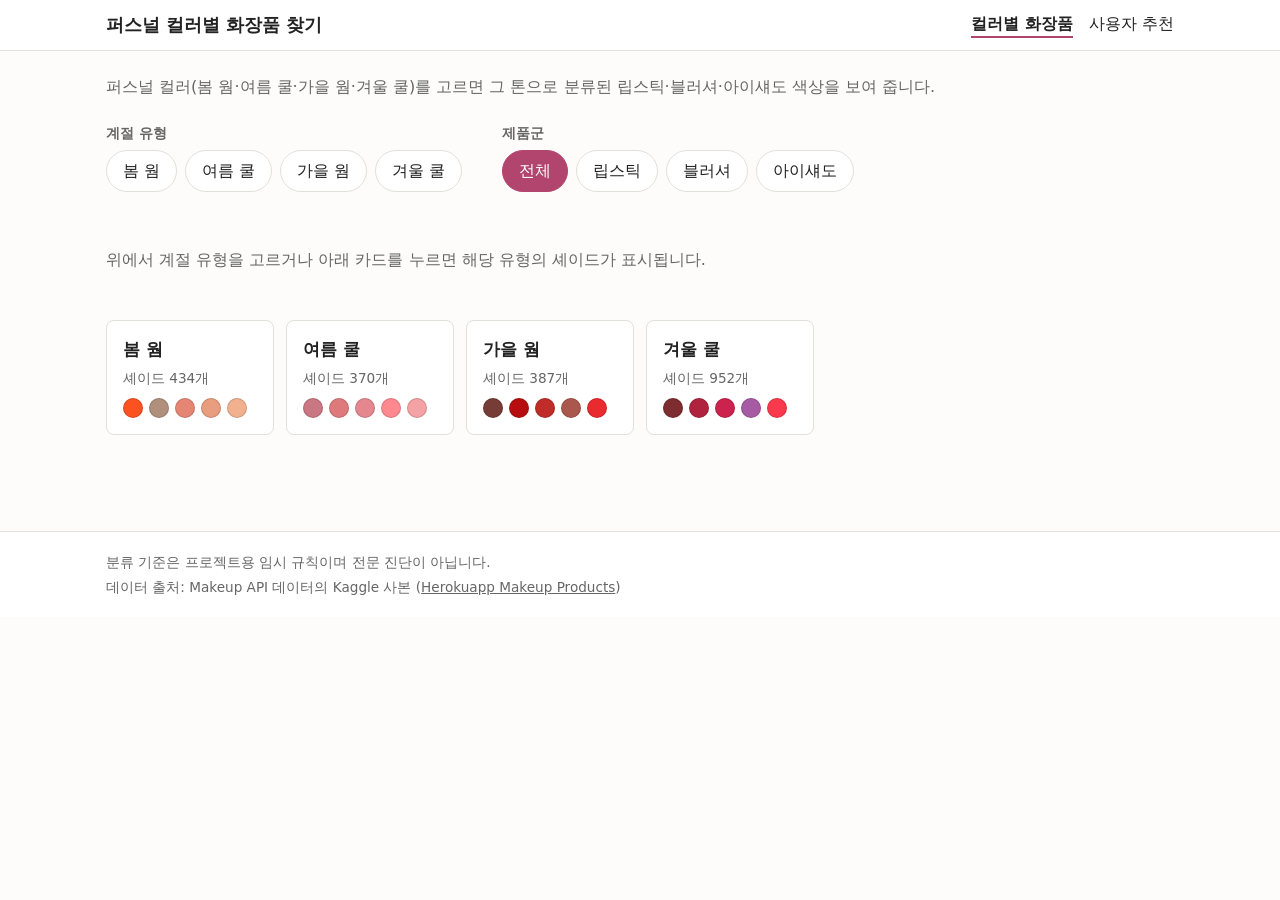
<file: index.html>
<!doctype html>
<html lang="ko">
<head>
  <meta charset="utf-8">
  <meta name="viewport" content="width=device-width, initial-scale=1">
  <title>퍼스널 컬러별 화장품 찾기</title>
  <!-- 사이트는 site/에 있다. 하위 경로 배포에서도 동작하도록 상대 경로로 이동한다. -->
  <meta http-equiv="refresh" content="0; url=site/">
  <script>location.replace("site/");</script>
</head>
<body>
  <p><a href="site/">퍼스널 컬러별 화장품 찾기로 이동</a></p>
</body>
</html>
</file>
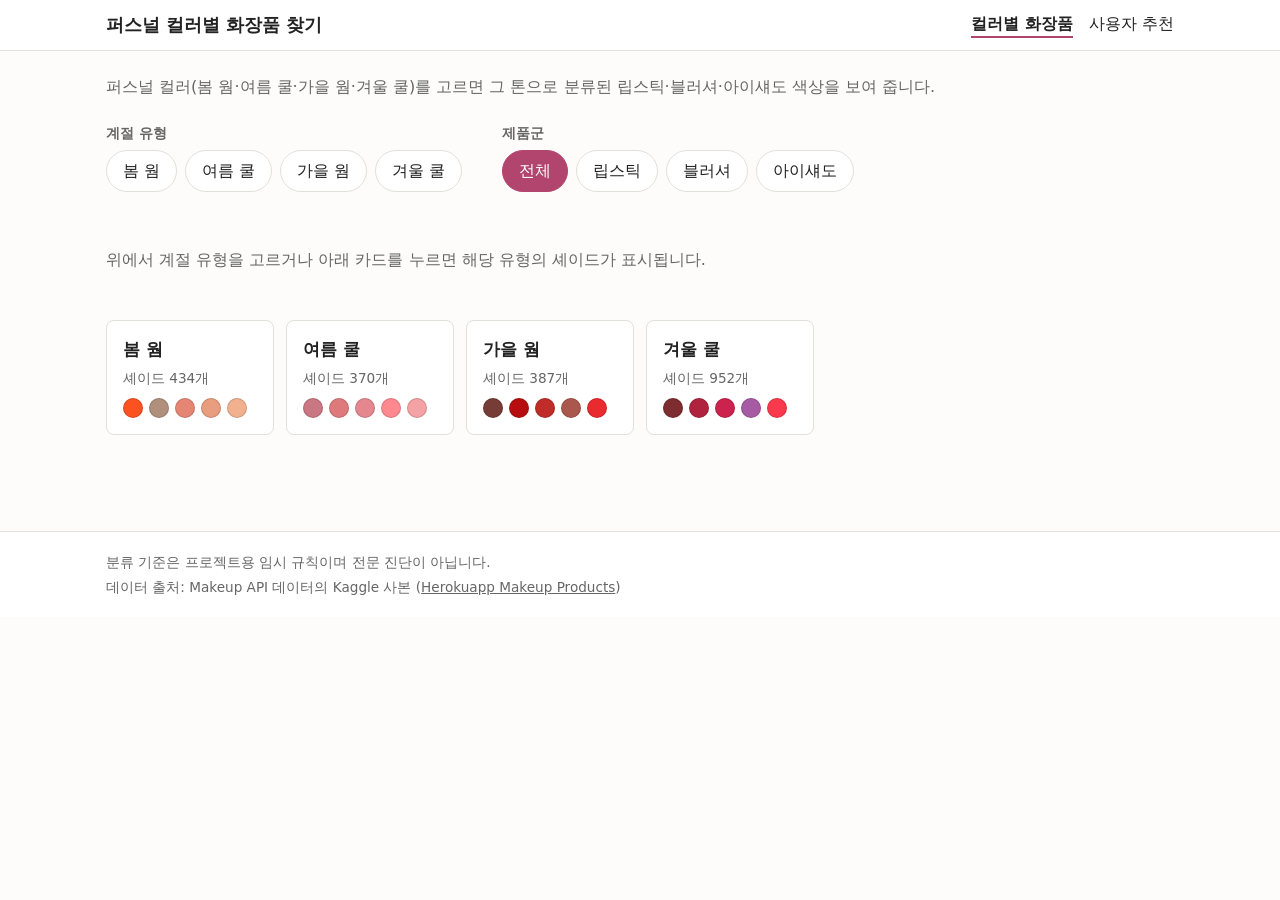
<file: site/index.html>
<!doctype html>
<html lang="ko">
<head>
  <meta charset="utf-8">
  <meta name="viewport" content="width=device-width, initial-scale=1">
  <title>컬러별 화장품 - 퍼스널 컬러별 화장품 찾기</title>
  <link rel="stylesheet" href="style.css">
</head>
<body>
  <header class="site-header">
    <div class="wrap">
      <a class="site-title" href="index.html">퍼스널 컬러별 화장품 찾기</a>
      <nav class="site-nav" aria-label="페이지 메뉴">
        <a href="index.html" aria-current="page">컬러별 화장품</a>
        <a href="recommend.html">사용자 추천</a>
      </nav>
    </div>
  </header>

  <main class="wrap">
    <p class="intro">퍼스널 컬러(봄 웜·여름 쿨·가을 웜·겨울 쿨)를 고르면 그 톤으로 분류된 립스틱·블러셔·아이섀도 색상을 보여 줍니다.</p>

    <section class="controls" aria-label="필터">
      <div class="control-group">
        <h2 class="control-label" id="season-label">계절 유형</h2>
        <div class="button-row" role="group" aria-labelledby="season-label">
          <button type="button" class="season-btn" data-season="spring_warm" aria-pressed="false">봄 웜</button>
          <button type="button" class="season-btn" data-season="summer_cool" aria-pressed="false">여름 쿨</button>
          <button type="button" class="season-btn" data-season="autumn_warm" aria-pressed="false">가을 웜</button>
          <button type="button" class="season-btn" data-season="winter_cool" aria-pressed="false">겨울 쿨</button>
        </div>
      </div>
      <div class="control-group">
        <h2 class="control-label" id="type-label">제품군</h2>
        <div class="button-row" role="group" aria-labelledby="type-label">
          <button type="button" class="type-btn" data-type="all" aria-pressed="true">전체</button>
          <button type="button" class="type-btn" data-type="lipstick" aria-pressed="false">립스틱</button>
          <button type="button" class="type-btn" data-type="blush" aria-pressed="false">블러셔</button>
          <button type="button" class="type-btn" data-type="eyeshadow" aria-pressed="false">아이섀도</button>
        </div>
      </div>
    </section>

    <section id="results" aria-live="polite">
      <p class="message" id="message">위에서 계절 유형을 고르거나 아래 카드를 누르면 해당 유형의 셰이드가 표시됩니다.</p>
      <ul id="season-overview" class="season-overview" hidden></ul>
      <div id="season-header" class="season-header" hidden>
        <h2 id="season-title"></h2>
        <p id="result-count" class="result-count"></p>
      </div>
      <ul id="shade-list" class="shade-list"></ul>
    </section>
  </main>

  <footer class="site-footer">
    <div class="wrap">
      <p>분류 기준은 프로젝트용 임시 규칙이며 전문 진단이 아닙니다.</p>
      <p>데이터 출처: Makeup API 데이터의 Kaggle 사본
        (<a href="https://www.kaggle.com/datasets/oftomorrow/herokuapp-makeup-products" target="_blank" rel="noopener noreferrer">Herokuapp Makeup Products</a>)</p>
    </div>
  </footer>

  <script src="app.js"></script>
</body>
</html>
</file>
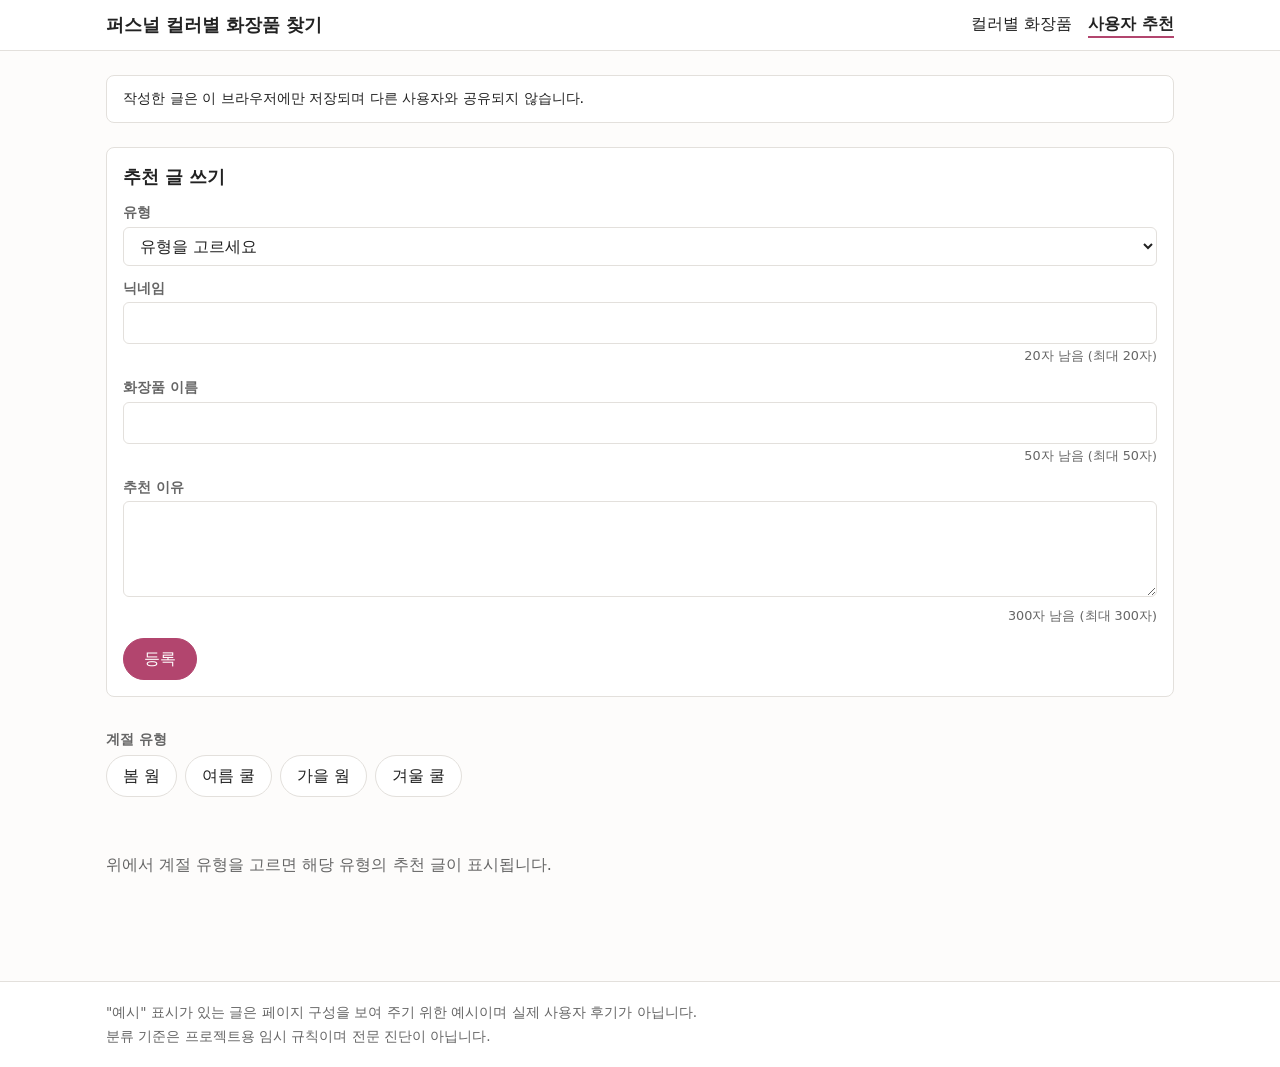
<file: site/recommend.html>
<!doctype html>
<html lang="ko">
<head>
  <meta charset="utf-8">
  <meta name="viewport" content="width=device-width, initial-scale=1">
  <title>사용자 추천 - 퍼스널 컬러별 화장품 찾기</title>
  <link rel="stylesheet" href="style.css">
</head>
<body>
  <header class="site-header">
    <div class="wrap">
      <a class="site-title" href="index.html">퍼스널 컬러별 화장품 찾기</a>
      <nav class="site-nav" aria-label="페이지 메뉴">
        <a href="index.html">컬러별 화장품</a>
        <a href="recommend.html" aria-current="page">사용자 추천</a>
      </nav>
    </div>
  </header>

  <main class="wrap">
    <p class="notice">작성한 글은 이 브라우저에만 저장되며 다른 사용자와 공유되지 않습니다.</p>
    <p id="storage-status" class="status" role="status" hidden></p>

    <form id="post-form" class="post-form" novalidate>
      <h2>추천 글 쓰기</h2>
      <div class="form-field">
        <label for="post-season">유형</label>
        <select id="post-season" name="season">
          <option value="">유형을 고르세요</option>
          <option value="spring_warm">봄 웜</option>
          <option value="summer_cool">여름 쿨</option>
          <option value="autumn_warm">가을 웜</option>
          <option value="winter_cool">겨울 쿨</option>
        </select>
      </div>
      <div class="form-field">
        <label for="post-nickname">닉네임</label>
        <input id="post-nickname" name="nickname" type="text" autocomplete="off" data-counter="nickname-count">
        <p class="char-count" id="nickname-count"></p>
      </div>
      <div class="form-field">
        <label for="post-product">화장품 이름</label>
        <input id="post-product" name="product" type="text" autocomplete="off" data-counter="product-count">
        <p class="char-count" id="product-count"></p>
      </div>
      <div class="form-field">
        <label for="post-reason">추천 이유</label>
        <textarea id="post-reason" name="reason" data-counter="reason-count"></textarea>
        <p class="char-count" id="reason-count"></p>
      </div>
      <p id="form-status" class="status" role="alert" hidden></p>
      <button type="submit" class="submit-btn">등록</button>
    </form>

    <section class="controls" aria-label="필터">
      <div class="control-group">
        <h2 class="control-label" id="season-label">계절 유형</h2>
        <div class="button-row" role="group" aria-labelledby="season-label">
          <button type="button" class="season-btn" data-season="spring_warm" aria-pressed="false">봄 웜</button>
          <button type="button" class="season-btn" data-season="summer_cool" aria-pressed="false">여름 쿨</button>
          <button type="button" class="season-btn" data-season="autumn_warm" aria-pressed="false">가을 웜</button>
          <button type="button" class="season-btn" data-season="winter_cool" aria-pressed="false">겨울 쿨</button>
        </div>
      </div>
    </section>

    <section id="results" aria-live="polite">
      <p class="message" id="message">위에서 계절 유형을 고르면 해당 유형의 추천 글이 표시됩니다.</p>
      <div id="season-header" class="season-header" hidden>
        <h2 id="season-title"></h2>
        <p id="result-count" class="result-count"></p>
      </div>
      <p id="list-status" class="status" role="status" hidden></p>
      <ul id="post-list" class="post-list"></ul>
    </section>
  </main>

  <footer class="site-footer">
    <div class="wrap">
      <p>"예시" 표시가 있는 글은 페이지 구성을 보여 주기 위한 예시이며 실제 사용자 후기가 아닙니다.</p>
      <p>분류 기준은 프로젝트용 임시 규칙이며 전문 진단이 아닙니다.</p>
    </div>
  </footer>

  <script src="storage.js"></script>
  <script src="recommend.js"></script>
</body>
</html>
</file>
<file: site/style.css>
:root {
  --bg: #fdfcfb;
  --surface: #ffffff;
  --text: #222222;
  --muted: #666666;
  --border: #e3e0dc;
  --accent: #b2456e;
  --accent-text: #ffffff;
}

* { box-sizing: border-box; }

body {
  margin: 0;
  background: var(--bg);
  color: var(--text);
  font-family: system-ui, -apple-system, "Apple SD Gothic Neo", "Malgun Gothic", sans-serif;
  line-height: 1.5;
}

.wrap {
  max-width: 1100px;
  margin: 0 auto;
  padding: 0 16px;
}

/* 상단 메뉴 */
.site-header {
  background: var(--surface);
  border-bottom: 1px solid var(--border);
}
.site-header .wrap {
  display: flex;
  flex-wrap: wrap;
  align-items: center;
  justify-content: space-between;
  gap: 8px 24px;
  padding-top: 12px;
  padding-bottom: 12px;
}
.site-title {
  font-weight: 700;
  font-size: 1.1rem;
  color: var(--text);
  text-decoration: none;
}
.site-nav { display: flex; gap: 16px; }
.site-nav a { color: var(--text); text-decoration: none; }
.site-nav a[aria-current="page"] {
  font-weight: 700;
  border-bottom: 2px solid var(--accent);
}

.intro { margin: 24px 0 0; color: var(--muted); }

/* 필터 */
.controls {
  display: flex;
  flex-wrap: wrap;
  gap: 16px 40px;
  padding: 24px 0 8px;
}
.control-label {
  margin: 0 0 6px;
  font-size: 0.85rem;
  font-weight: 600;
  color: var(--muted);
}
.button-row { display: flex; flex-wrap: wrap; gap: 8px; }
.button-row button {
  padding: 8px 16px;
  border: 1px solid var(--border);
  border-radius: 999px;
  background: var(--surface);
  color: var(--text);
  font: inherit;
  cursor: pointer;
}
.button-row button:hover { border-color: var(--accent); }
.button-row button[aria-pressed="true"] {
  background: var(--accent);
  border-color: var(--accent);
  color: var(--accent-text);
}

/* 계절 대표 색 */
.swatches { display: inline-flex; flex-wrap: wrap; gap: 4px; }
.dot {
  width: 10px;
  height: 10px;
  border-radius: 50%;
  border: 1px solid rgba(0, 0, 0, 0.15);
}

/* 결과 */
.message { color: var(--muted); padding: 32px 0; }

.season-overview {
  list-style: none;
  margin: 0 0 40px;
  padding: 0;
  display: grid;
  grid-template-columns: repeat(auto-fill, minmax(150px, 1fr));
  gap: 12px;
}
.season-card {
  width: 100%;
  height: 100%;
  display: flex;
  flex-direction: column;
  align-items: flex-start;
  gap: 6px;
  padding: 16px;
  border: 1px solid var(--border);
  border-radius: 8px;
  background: var(--surface);
  color: var(--text);
  font: inherit;
  text-align: left;
  cursor: pointer;
}
.season-card:hover,
.season-card:focus-visible { border-color: var(--accent); }
.season-card-name { font-weight: 700; font-size: 1.05rem; }
.season-card-count { font-size: 0.85rem; color: var(--muted); }
.season-card .swatches { margin-top: 4px; gap: 6px; }
.season-card .dot { width: 20px; height: 20px; }
.season-header {
  display: flex;
  flex-wrap: wrap;
  align-items: baseline;
  gap: 4px 16px;
  margin: 16px 0;
}
.season-header h2 { margin: 0; }
.result-count { margin: 0; color: var(--muted); }

.shade-list {
  list-style: none;
  margin: 0 0 40px;
  padding: 0;
  display: grid;
  grid-template-columns: repeat(auto-fill, minmax(200px, 1fr));
  gap: 16px;
}
.shade-card {
  background: var(--surface);
  border: 1px solid var(--border);
  border-radius: 8px;
  overflow: hidden;
  display: flex;
  flex-direction: column;
}
.shade-card img {
  display: block;
  width: 100%;
  aspect-ratio: 1 / 1;
  object-fit: contain;
  background: #f4f2ef;
}
.shade-body { padding: 12px; }
.product-name {
  margin: 0;
  font-size: 0.95rem;
  font-weight: 600;
  overflow-wrap: anywhere;
}
.brand { margin: 2px 0 8px; font-size: 0.85rem; color: var(--muted); }
.shade-row { display: flex; align-items: center; gap: 8px; }
.chip {
  flex: none;
  width: 28px;
  height: 28px;
  border-radius: 50%;
  border: 1px solid rgba(0, 0, 0, 0.15);
}
.shade-name { margin: 0; font-size: 0.9rem; overflow-wrap: anywhere; }
.hex { margin: 0; font-size: 0.8rem; color: var(--muted); font-family: ui-monospace, monospace; }
.placeholder-text { color: var(--muted); font-style: italic; }

/* 사용자 추천 페이지 */
.notice {
  margin: 24px 0 0;
  padding: 12px 16px;
  border: 1px solid var(--border);
  border-radius: 8px;
  background: var(--surface);
  font-size: 0.9rem;
}
.status {
  margin: 12px 0 0;
  padding: 12px 16px;
  border-radius: 8px;
  font-size: 0.9rem;
}
.status-error { background: #fdecef; color: #8a1f3d; }
.status-ok { background: #ecf6ee; color: #1f5e2e; }

.post-form {
  margin: 24px 0 8px;
  padding: 16px;
  border: 1px solid var(--border);
  border-radius: 8px;
  background: var(--surface);
}
.post-form h2 { margin: 0 0 12px; font-size: 1.1rem; }
.form-field { margin: 0 0 12px; }
.form-field label {
  display: block;
  margin: 0 0 4px;
  font-size: 0.85rem;
  font-weight: 600;
  color: var(--muted);
}
.form-field input,
.form-field select,
.form-field textarea {
  width: 100%;
  padding: 8px 12px;
  border: 1px solid var(--border);
  border-radius: 6px;
  background: var(--surface);
  color: var(--text);
  font: inherit;
}
.form-field textarea { min-height: 96px; resize: vertical; }
.form-field [aria-invalid="true"] { border-color: #b3261e; }
.char-count { margin: 2px 0 0; font-size: 0.8rem; color: var(--muted); text-align: right; }
.submit-btn {
  padding: 8px 20px;
  border: 1px solid var(--accent);
  border-radius: 999px;
  background: var(--accent);
  color: var(--accent-text);
  font: inherit;
  cursor: pointer;
}

.post-list {
  list-style: none;
  margin: 0 0 40px;
  padding: 0;
  display: grid;
  grid-template-columns: repeat(auto-fill, minmax(260px, 1fr));
  gap: 16px;
}
.post-card {
  background: var(--surface);
  border: 1px solid var(--border);
  border-radius: 8px;
  padding: 12px;
}
.post-card.is-example { border-style: dashed; }
.post-meta {
  display: flex;
  flex-wrap: wrap;
  align-items: center;
  gap: 4px 8px;
  margin: 0 0 6px;
  font-size: 0.85rem;
  color: var(--muted);
}
.badge {
  padding: 1px 8px;
  border-radius: 999px;
  background: #efeae5;
  color: var(--text);
  font-size: 0.75rem;
  font-weight: 700;
}
.post-reason { margin: 6px 0 0; font-size: 0.9rem; white-space: pre-wrap; overflow-wrap: anywhere; }
.post-actions { margin: 8px 0 0; text-align: right; }
.delete-btn {
  padding: 4px 12px;
  border: 1px solid var(--border);
  border-radius: 999px;
  background: var(--surface);
  color: var(--muted);
  font: inherit;
  font-size: 0.8rem;
  cursor: pointer;
}
.delete-btn:hover { border-color: #b3261e; color: #b3261e; }
.delete-btn:disabled { opacity: 0.5; cursor: not-allowed; }
.delete-btn:disabled:hover { border-color: var(--border); color: var(--muted); }
#list-status { margin: 0 0 12px; }

.site-footer {
  border-top: 1px solid var(--border);
  background: var(--surface);
  color: var(--muted);
  font-size: 0.85rem;
  padding: 16px 0;
}
.site-footer p { margin: 4px 0; }
.site-footer a { color: inherit; }
</file>
